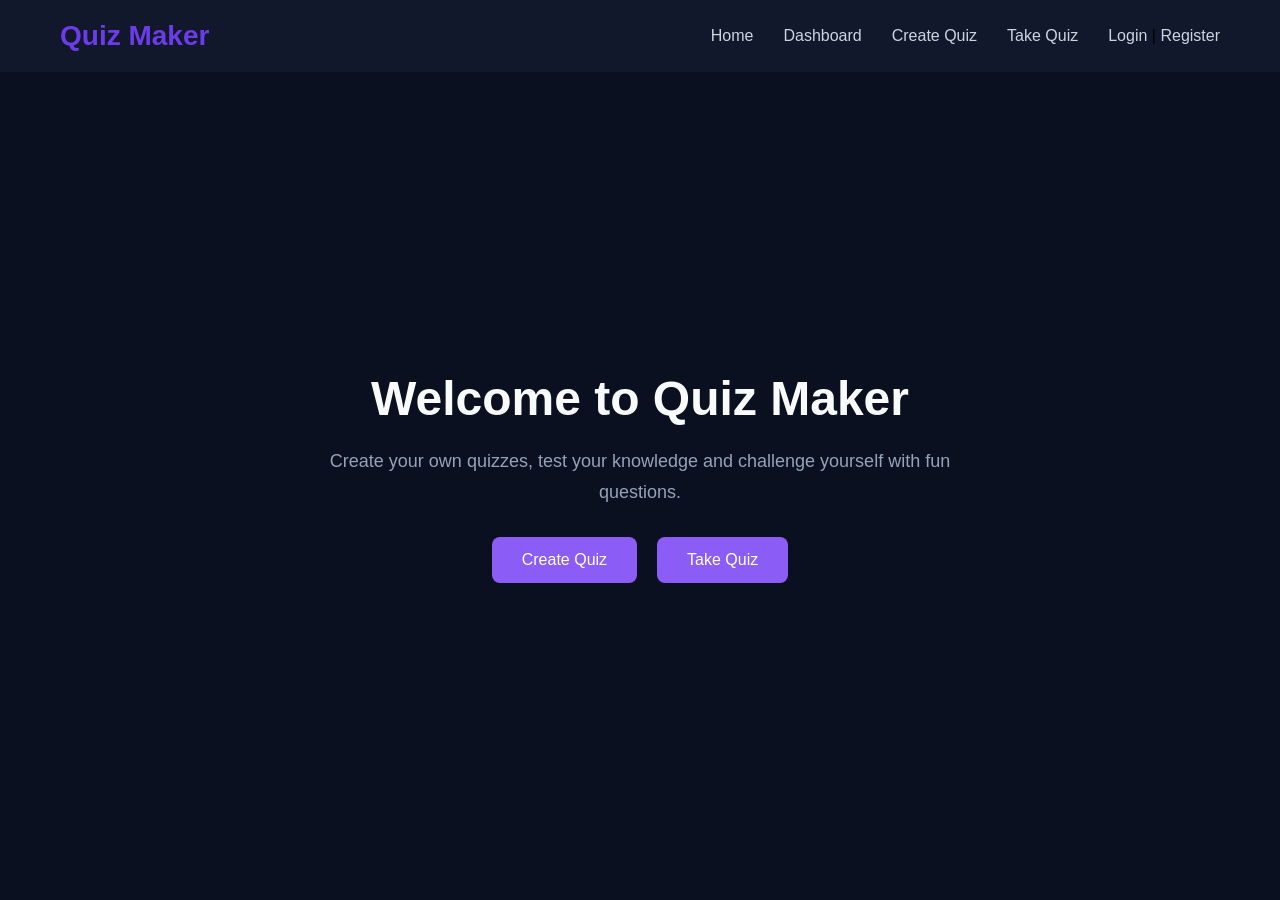
<file: index.html>
<!DOCTYPE html>
<html lang="en">
<head>
    <meta charset="UTF-8">
    <meta name="viewport" content="width=device-width, initial-scale=1.0">
    <title>Quiz Maker</title>

    <link rel="stylesheet" href="style.css">
</head>
<body>

    <!-- Navbar -->
    <nav class="navbar">
        <h2>Quiz Maker</h2>

        <div class="nav-links">
            <a href="index.html">Home</a>
            <a href="dashboard.html">Dashboard</a>
            <a href="#" onclick="showCreateQuiz()">Create Quiz</a>
            <a href="#" onclick="showTakeQuiz()">Take Quiz</a>
            <span id="userInfo"></span>
        </div>
    </nav>

    <!-- Home Section -->
    <section class="home">
        <!-- <div id="userInfo"></div> -->
        <div class="home-content">

            <h1>Welcome to Quiz Maker</h1>

            <p>
                Create your own quizzes, test your knowledge
                and challenge yourself with fun questions.
            </p>

            <div class="buttons">
                <button onclick="showCreateQuiz()">
                    Create Quiz
                </button>

                <button onclick="showTakeQuiz()">
                    Take Quiz
                </button>
            </div>

        </div>

    </section>
    <!-- Create Quiz Section -->
<section class="create-quiz" id="createQuiz">

    <h1>Create Your Quiz</h1>

    <div class="quiz-form">

        <label>Quiz Title</label>
        <input type="text" id="quizTitle"
        placeholder="Enter quiz title">

        <div id="questionsContainer">
        <label>Question</label>
        <input type="text" id="question"
        placeholder="Enter your question">

        <label>Option 1</label>
        <input type="text" id="option1"
        placeholder="Enter option 1">

        <label>Option 2</label>
        <input type="text" id="option2"
        placeholder="Enter option 2">

        <label>Option 3</label>
        <input type="text" id="option3"
        placeholder="Enter option 3">

        <label>Option 4</label>
        <input type="text" id="option4"
        placeholder="Enter option 4">

        <label>Correct Answer</label>
        <select id="correctAnswer">
            <option value="">Select correct answer</option>
            <option value="1">Option 1</option>
            <option value="2">Option 2</option>
            <option value="3">Option 3</option>
            <option value="4">Option 4</option>
        </select>

        <button onclick="addQuestion()">
            Add Question
        </button>
        </div>
        <button onclick="saveQuiz()">
            Save Quiz
        </button>

    </div>

</section>
<!-- Take Quiz Section -->
<section class="take-quiz" id="takeQuiz">

    <h1>Take a Quiz</h1>

    <p>Select a quiz and test your knowledge!</p>

    <div id="quizList">
        <!-- Saved quizzes will appear here -->
    </div>

</section>
<!-- Quiz Playing Section -->
<section class="quiz-playing" id="quizPlaying">

    <h1 id="playingQuizTitle"></h1>

    <div class="question-box">

        <h3 id="questionNumber"></h3>

        <p id="playingQuestion"></p>

        <div id="answerOptions"></div>

        <button id="nextButton" onclick="nextQuestion()">
            Next Question
        </button>

    </div>

</section>

<!-- Quiz Result Section -->
<section class="quiz-result" id="quizResult">

    <h1>Quiz Completed!</h1>

    <p id="resultMessage"></p>
    <div id="correctAnswers"></div>

    <h2>Your Score</h2>

    <h1 id="finalScore"></h1>
    <p id="percentage"></p>
    <p id="passFail"></p>

    <button onclick="playAgain()">Play Again</button>

    <button onclick="goHome()">
        Back to Home
    </button>

</section>
    <script src="script.js"></script>
    <script src="auth.js"></script>

</body>
</html>
</file>
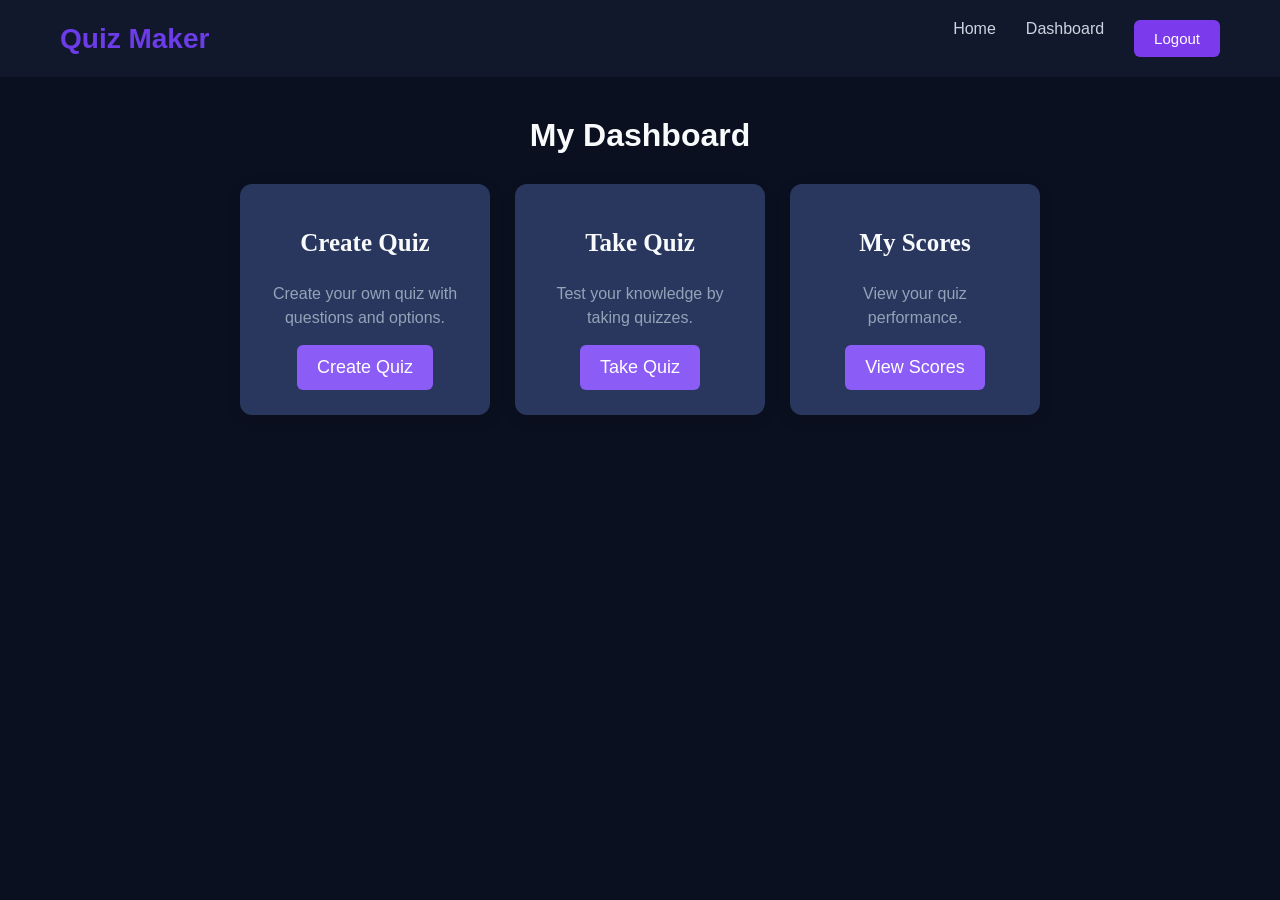
<file: dashboard.html>
<!DOCTYPE html>
<html lang="en">
<head>
    <meta charset="UTF-8">
    <meta name="viewport" content="width=device-width, initial-scale=1.0">

    <title>User Dashboard - Quiz Maker</title>

    <link rel="stylesheet" href="style.css">
</head>
<body>

    <!-- Navbar -->
    <nav class="navbar">

        <h2>Quiz Maker</h2>

        <div class="nav-links">
            <a href="index.html">Home</a>
            <a href="dashboard.html">Dashboard</a>
            <button onclick="logout()">Logout</button>
        </div>

    </nav>

    <!-- Dashboard -->
    <section class="dashboard">

        <h1>My Dashboard</h1>

        <p id="welcomeUser"></p>

        <div class="dashboard-cards">

            <div class="dashboard-card">
                <h2>Create Quiz</h2>
                <p>Create your own quiz with questions and options.</p>
                <button onclick="goToCreateQuiz()">
                    Create Quiz
                </button>
            </div>

            <div class="dashboard-card">
                <h2>Take Quiz</h2>
                <p>Test your knowledge by taking quizzes.</p>
                <button onclick="goToTakeQuiz()">
                    Take Quiz
                </button>
            </div>

            <div class="dashboard-card">
                <h2>My Scores</h2>
                <p>View your quiz performance.</p>
                <button onclick="viewScores()">
                    View Scores
                </button>
            </div>

        </div>
        <div id="scoresSection" style="display: none">
            <h2>My Quiz Scores</h2>
            <div id="scoresList"></div>
        </div>

    </section>

    <script src="auth.js"></script>

</body>
</html>
</file>
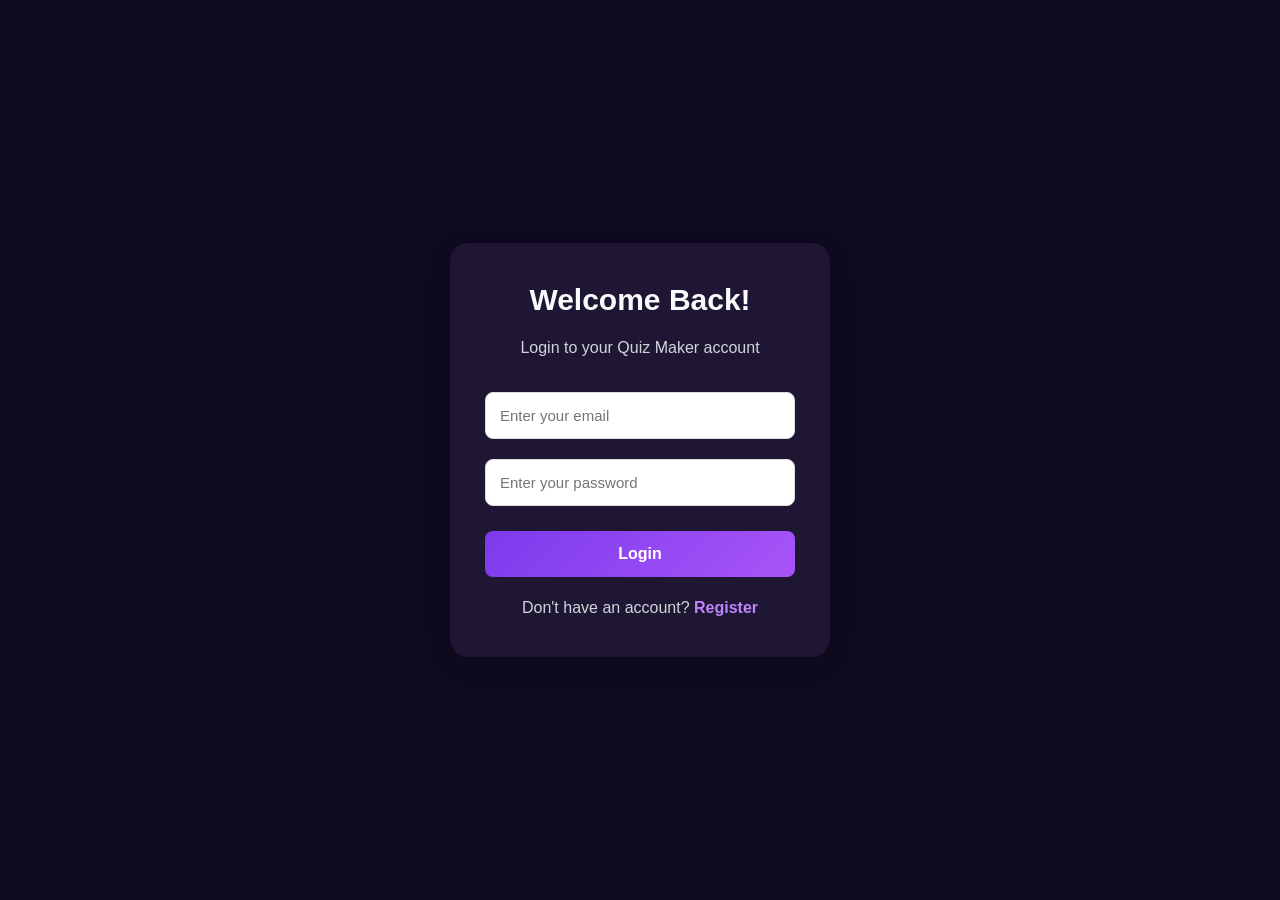
<file: login.html>
<!DOCTYPE html>
<html lang="en">
<head>
    <meta charset="UTF-8">
    <meta name="viewport" content="width=device-width, initial-scale=1.0">

    <title>Login - Quiz Maker</title>

    <link rel="stylesheet" href="style.css">

    <style>
        .auth-page {
            min-height: 100vh;
            display: flex;
            justify-content: center;
            align-items: center;
            padding: 20px;
            background: #0f0a1f;
        }
        
        .login-container {
            background: #1e1633;
            padding: 40px 35px;
            width: 100%;
            max-width: 380px;
            border-radius: 18px;
            box-shadow: 0 8px 30px rgba(0,0,0,0.10);
        }

        .login-container h2 {
            text-align: center;
            font-size: 30px;
            color: #F8FAFC;
            margin-bottom: 10px;
        }

        .login-container .subtitle {
            text-align: center;
            color: #D1D5DB;
            margin-bottom: 25px;
        }

        .login-container input {
            width: 100%;
            padding: 14px;
            margin: 10px 0;
            box-sizing: border-box;
            border: 1px solid #ddd;
            border-radius: 8px;
            outline: none;
            font-size: 15px;
        }

        .login-container input:focus {
            border-color: #a855f7;
            box-shadow: 0 0 5px #a855f755;
        }

        .login-container button {
            width: 100%;
            padding: 14px;
             background: linear-gradient(135deg, #7c3aed, #a855f7); 
            /* background-color: #6366f1; */
            color: white;
            border: none;
            border-radius: 8px;
            cursor: pointer;
            font-size: 16px;
            font-weight: bold;
            margin-top: 15px;
        }

        .login-container button:hover {
            opacity: 0.9;
        }

        .login-container p {
            text-align: center;
            margin-top: 22px;
            color: #D1D5DB;
        }

        .login-container a {
            color: #c084fc;
            text-decoration: none;
            font-weight: bold;
        }

        @media(max-width: 480px) {
            .login-container {
                padding: 30px 22px;
            }
        }
    </style>
</head>

<body>

    <div class="auth-page">

        <div class="login-container">

            <h2>Welcome Back!</h2>

            <p class="subtitle">Login to your Quiz Maker account</p>

            <form id="loginForm">

                <input type="email" id="loginEmail"
                    placeholder="Enter your email" required>

                <input type="password" id="loginPassword"
                    placeholder="Enter your password" required>

                <button type="submit">Login</button>

            </form>

            <p>
                Don't have an account?
                <a href="register.html">Register</a>
            </p>

        </div>

    </div>

    <script src="auth.js"></script>

</body>
</html>
</file>
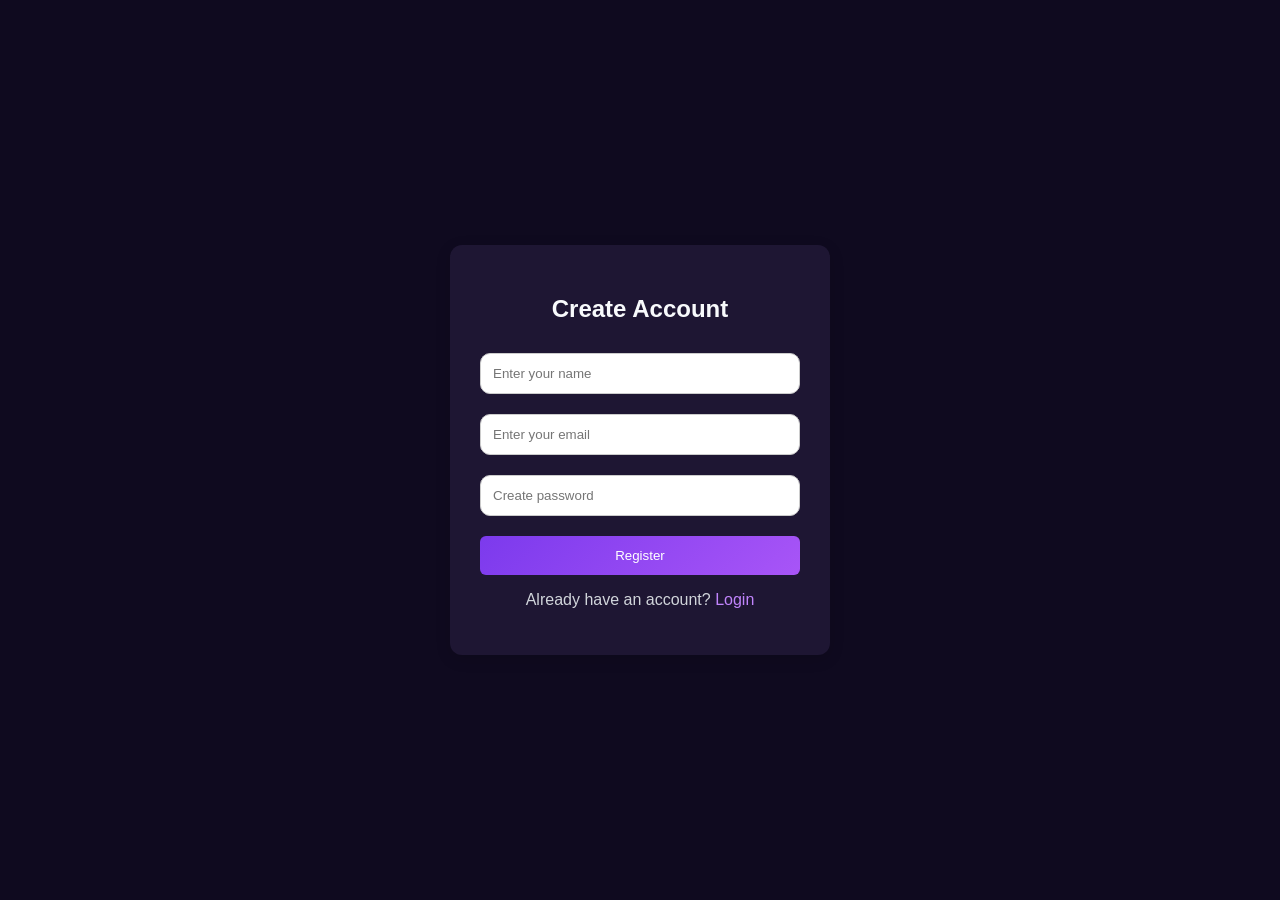
<file: register.html>
<!DOCTYPE html>
<html lang="en">
<head>
    <meta charset="UTF-8">
    <meta name="viewport" content="width=device-width, initial-scale=1.0">

    <title>Register - Quiz Maker</title>

    <style>
        body {
            font-family: Arial, sans-serif;
            background: #0f0a1f;
            display: flex;
            justify-content: center;
            align-items: center;
            min-height: 100vh;
            margin: 0;
        }

        .register-container {
            background: #1e1633;
            padding: 30px;
            width: 320px;
            border-radius: 12px;
            box-shadow: 0 4px 15px #0002;
        }

        h2 {
            text-align: center;
           color: #F8FAFC;
        }

        input {
            width: 100%;
            padding: 12px;
            margin: 10px 0;
            box-sizing: border-box;
            border: 1px solid #ccc;
            border-radius: 10px;
        }

        button {
            width: 100%;
            padding: 12px;
            background: linear-gradient(135deg, #7c3aed, #a855f7); 
            color: white;
            border: none;
            border-radius: 6px;
            cursor: pointer;
            margin-top: 10px;
        }

        button:hover {
            background: #354fc4;
        }

        p {
            text-align: center;
            color: #D1D5DB;
        }

        a {
            color: #c084fc;
            text-decoration: none;
        }
    </style>
</head>

<body>

    <div class="register-container">

        <h2>Create Account</h2>

        <form id="registerForm">

            <input type="text" id="name"
                placeholder="Enter your name" required>

            <input type="email" id="email"
                placeholder="Enter your email" required>

            <input type="password" id="password"
                placeholder="Create password" required>

            <button type="submit">Register</button>

        </form>

        <p>
            Already have an account?
            <a href="login.html">Login</a>
        </p>

    </div>

    <script src="auth.js"></script>

</body>
</html>
</file>
<file: style.css>
* {
    margin: 0;
    padding: 0;
    box-sizing: border-box;
}

body {
    font-family: Arial, sans-serif;
    background: #0B1020;
}

/* Navbar */
.navbar {
    display: flex;
    justify-content: space-between;
    align-items: center;
    padding: 20px 60px;
    background: #11182B;
}

.navbar h2 {
    color: #6c3ce9;
    font-size: 28px;
}

.nav-links {
    display: flex;
    gap: 30px;
}

.nav-links a {
    text-decoration: none;
    color: #CBD5E1;
    font-size: 16px;
}

/* Home Section */
.home {
    min-height: 90vh;
    display: flex;
    justify-content: center;
    align-items: center;
    text-align: center;
    padding: 30px;
}

.home-content {
    max-width: 700px;
}

.home-content h1 {
    font-size: 48px;
    color: #F8FAFC;
    margin-bottom: 20px;
}

.home-content p {
    font-size: 18px;
    color: #94A3B8;
    line-height: 1.7;
    margin-bottom: 30px;
}

/* Buttons */
.buttons {
    display: flex;
    justify-content: center;
    gap: 20px;
}

.buttons button {
    padding: 14px 30px;
    border: none;
    border-radius: 8px;
    background: #8B5CF6;
    color: white;
    font-size: 16px;
    cursor: pointer;
}

.buttons button:hover {
    background: #4b2ca3;
}

/* Create Quiz Section */
.create-quiz {
    display: none;
    min-height: 100vh;
    padding: 50px 20px;
    background: #0B1020;
    text-align: center;
}

.create-quiz h1 {
    color: #F8FAFC;
    font-size: 35px;
    margin-bottom: 30px;
}

.quiz-form {
    max-width: 600px;
    margin: auto;
    padding: 30px;
    background: #273660;
    border-radius: 15px;
    box-shadow: 0 5px 20px rgba(0,0,0,0.1);
    text-align: left;
}

.quiz-form label,select {
    display: block;
    margin-top: 15px;
    margin-bottom: 8px;
    color: #F8FAFC;
    font-weight: bold;
}

.quiz-form input,
.quiz-form select {
    width: 100%;
    padding: 12px;
    border: 1px solid #334155;
    border-radius: 7px;
    font-size: 15px;
    background-color: #182446;
}

.quiz-form button {
    width: 100%;
    margin-top: 25px;
    padding: 14px;
    border: none;
    border-radius: 8px;
    background: #6c3ce9;
    color: white;
    font-size: 16px;
    cursor: pointer;
}

.quiz-form button:hover {
    background: #4b2ca3;
}
/* Take Quiz Section */
.take-quiz {
    display: none;
    min-height: 100vh;
    padding: 50px 20px;
    background: #273660;
    text-align: center;
}

.take-quiz h1 {
    color: #F8FAFC;
    font-size: 35px;
    margin-bottom: 15px;
}

.take-quiz p {
    color: #94A3B8;
    margin-bottom: 30px;
}

#quizList {
    max-width: 700px;
    margin: auto;
}

.quiz-card {
    background: #171f35;
    border: #293550;
    padding: 25px;
    margin-bottom: 20px;
    border-radius: 12px;
    box-shadow: 0 5px 15px rgba(0,0,0,0.1);
}

.quiz-card h3 {
    color: #f8fafc;
    margin-bottom: 15px;
}

.quiz-card button {
    padding: 12px 25px;
    background: #8B5CF6;
    color: white;
    border: none;
    border-radius: 7px;
    cursor: pointer;
}
.quiz-card button:hover{
    background-color: #7630f1;
}

/* Quiz Playing Section */
.quiz-playing {
    display: none;
    min-height: 100vh;
    padding: 50px 20px;
    background: #0B1020;
    text-align: center;
}

.quiz-playing h1 {
    color: #F8FAFC;
    margin-bottom: 30px;
}

.question-box {
    max-width: 650px;
    margin: auto;
    padding: 30px;
    background: #171f35;
    color: #f8FAFC;
    border-radius: 15px;
    box-shadow: 0 5px 20px rgba(0,0,0,0.1);
}
#questionNumber {
    color: #A78BFA;
}


#playingQuestion {
    font-size: 22px;
    margin: 25px 0;
    color: #F8FAFC;
}
 #answerOptions {
    display: flex;
    flex-direction: column;
    gap: 12px;
    color: #F8FAFC;
    background-color: #11182B;
    /* border: 1px solid #8b5cf6; */
    border-radius: 10px;
    font-size: 16px;
    cursor: pointer;
}

.answer-option{
    display: block;
    width: 100%;
    padding: 15px;
    margin: 10px 0;
    background-color: rgba(255, 255, 255, 0.1);
    color: white;
    border: 2px solid #aaa;
    border-radius: 10px;
    cursor: pointer;
    font-size: 16px;
    font-weight: 500;
    transition: 0.3s;
}
#answer-option.selected{
    background-color: #4CAF50;
    color: white;
}
/* #answerOptions .answer-option *{
    color: #f8FAFC; 
}*/
#answerOptions button {
    padding: 14px;
    border: 1px solid #ccc;
    border-radius: 8px;
    background: #11182B;
    cursor: pointer;
    font-size: 16px;
}
.answer-option:hover{
    background-color: #8B5CF6;
    color: white;
}
#answerOptions button:hover {
    background: #39175b;
}
/* .answer-option{
    display: block;
    width: 100%;
    padding: 15px;
    margin: 10px 0;

    background-color: #11182B;
    color: #f8FAFC;

    border: 1px solid #334155;
    border-radius: 10px;

    font-size: 16px;
    cursor:pointer;
}
.answer-option:hover{
    background-color: #202b45;
    border-color: #8b5cf6;
}
.answer-option.selected{
    background-color: #8B5CF6;
    color: white;
    border-color: #A78BFA;
} */
#nextButton {
    margin-top: 25px;
    padding: 12px 30px;
    background: #6c3ce9;
    color: white;
    border: none;
    border-radius: 8px;
    cursor: pointer;
}
#nextButton:hover{
    background-color: #5c32c4;
}
/* Quiz Result Section */
.quiz-result {
    display: none;
    min-height: 100vh;
    padding: 50px 20px;
    background: #f5f3ff;
    text-align: center;
}

.quiz-result h1 {
    color: #F8FAFC;
    margin-bottom: 20px;
}

.quiz-result h2 {
    margin-top: 30px;
    color: #333;
}

#finalScore {
    font-size: 45px;
    color: #6c3ce9;
    margin: 20px 0;
}

.quiz-result button {
    padding: 14px 30px;
    background: #6c3ce9;
    color: white;
    border: none;
    border-radius: 8px;
    cursor: pointer;
}
#userInfo button{
    background-color: #6c3ce9;
    color: white;
    padding: 10px 20px;
    border: none;
    border-radius: 6px;
    font-size: 15px;
    cursor: pointer;
}
#userInfo button:hover{
    background-color: black;
}
/* Dashboard */

.dashboard {
    padding: 40px;
    text-align: center;
}

.dashboard h1 {
    font-size: 32px;
    color: #F8FAFC;
    margin-bottom: 10px;
}

#welcomeUser {
    font-size: 18px;
    color: #666;
    margin-bottom: 30px;
}

.dashboard-cards {
    display: flex;
    justify-content: center;
    gap: 25px;
    flex-wrap: wrap;
    margin-top: 30px;
}

.dashboard-card {
    background: #29375e;
    width: 250px;
    padding: 25px;
    border-radius: 12px;
    box-shadow: 0 4px 15px #0002;
    text-align: center;
}

.dashboard-card h2 {
    color: #F8FAFC;
    padding: 20px;
    font-size: 25px;
    font-family: Cambria, Cochin, Georgia, Times, 'Times New Roman', serif;
}

.dashboard-card p {
    color: #94A3B8;
    line-height: 1.5;
    padding: 5px;
    margin-bottom: 10px;

}

.dashboard-card button {
    background: #8B5CF6;
    color: white;
    padding: 12px 20px;
    border: none;
    border-radius: 6px;
    cursor: pointer;
    font-size: 18px;
}

.dashboard-card button:hover {
    background: #7C3AED;
}
.nav-links button{
    background-color: #7C3AED;
    color: white;
    padding: 10px 20px;
    border: none;
    border-radius: 6px;
    font-size: 15px;
    cursor: pointer;
}
.nav-links button:hover{
    background-color: #671fe5;
}
/* My Scores Section */

#scoresSection {
    margin-top: 40px;
}

#scoresSection h2 {
    color: #333;
    margin-bottom: 25px;
}

#scoresList {
    display: flex;
    justify-content: center;
    gap: 20px;
    flex-wrap: wrap;
}

#scoresList .dashboard-card {
    border-left: 5px solid #4a67e8;
    text-align: left;
}

#scoresList .dashboard-card h3 {
    color: #4a67e8;
}

#scoresList .dashboard-card p {
    color: #555;
    margin: 10px 0;
}
/* Mobile Responsive */

@media screen and (max-width: 600px) {

    .navbar {
        display: flex;
        flex-wrap: wrap;
        justify-content: center;
        align-items: center;
        gap: 5px;
        padding: 15px;
        
    }
    .navbar a{
        font-size: 12px;
        padding: 6px 8px;
    };

    body {
        margin: 0;
        padding: 10px;
    }

    h1 {
        font-size: 20px;
        text-align: center;
    }

    h2 {
        font-size: 22px;
    }

    p {
        font-size: 14px;
    }

    button {
        width: 100%;
        margin-bottom: 10px;
    }

    input,
    textarea,
    select {
        width: 100%;
        box-sizing: border-box;
    }

}
</file>
